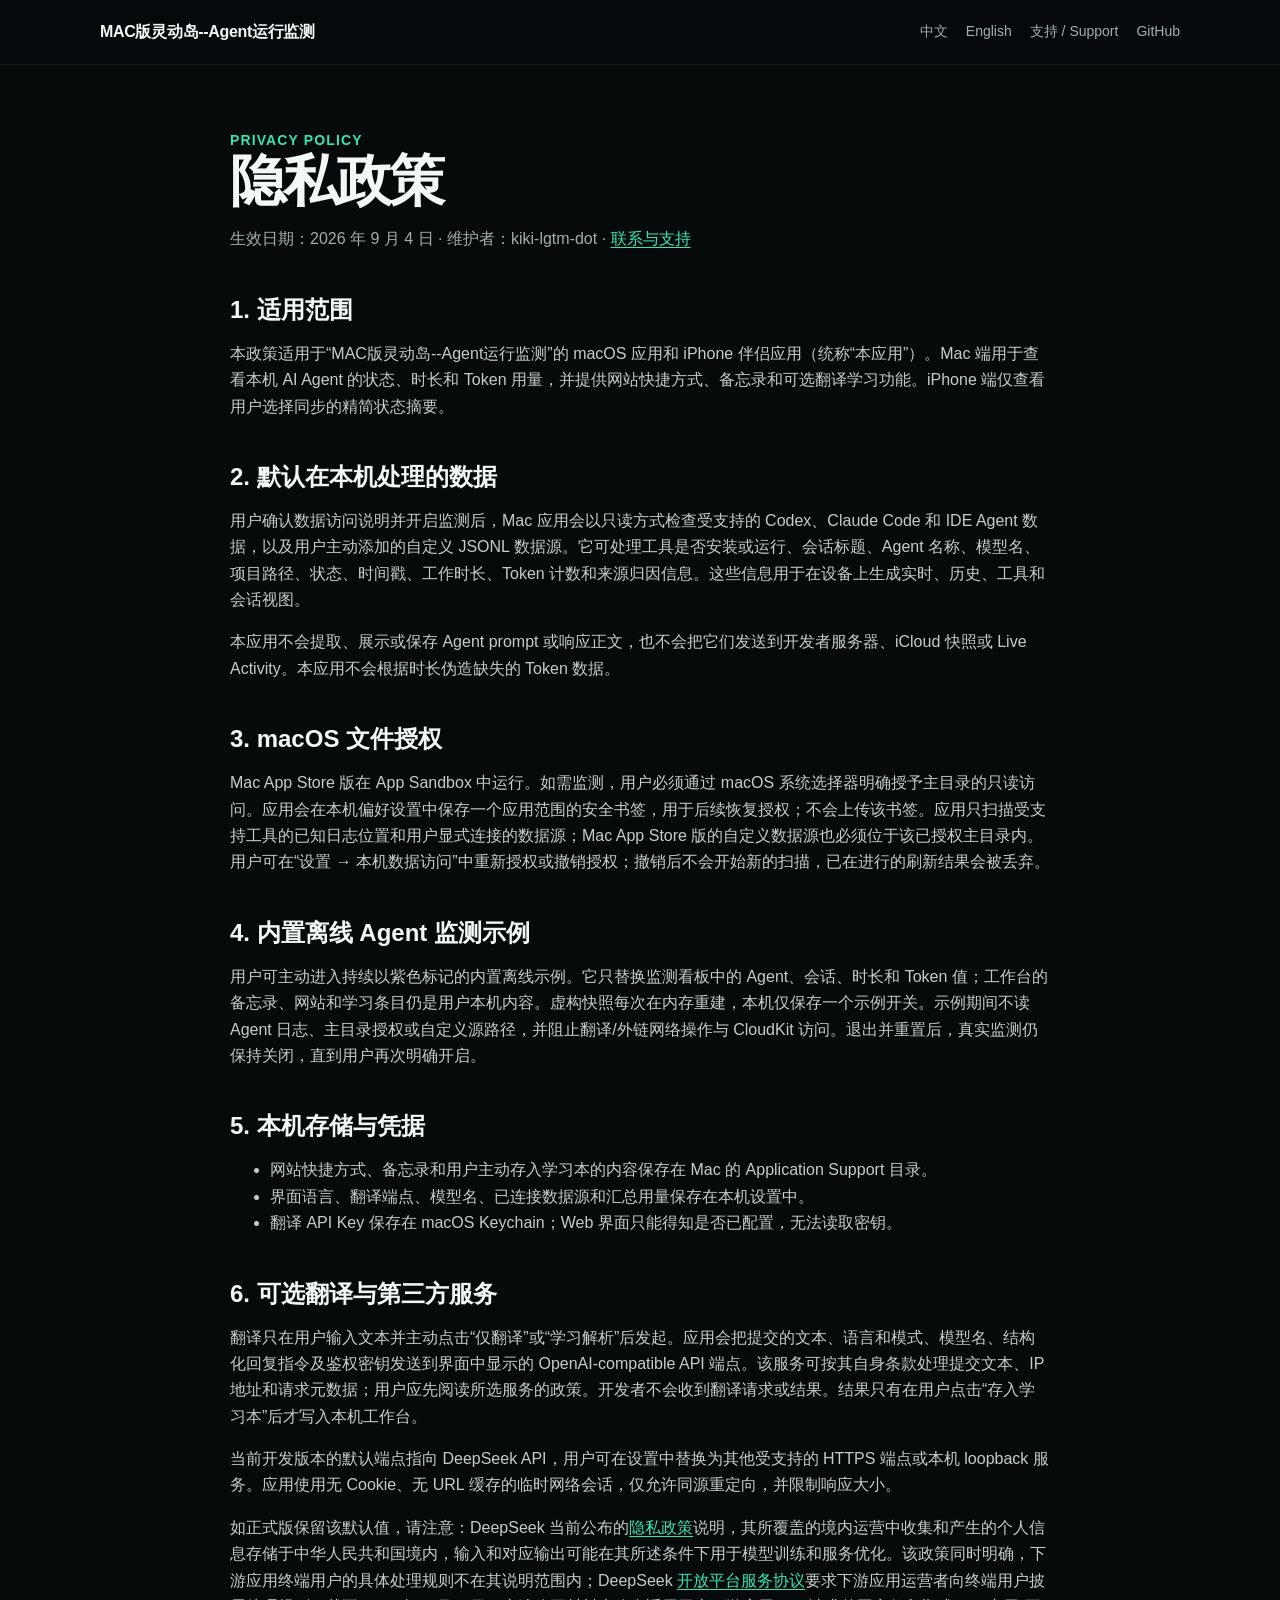
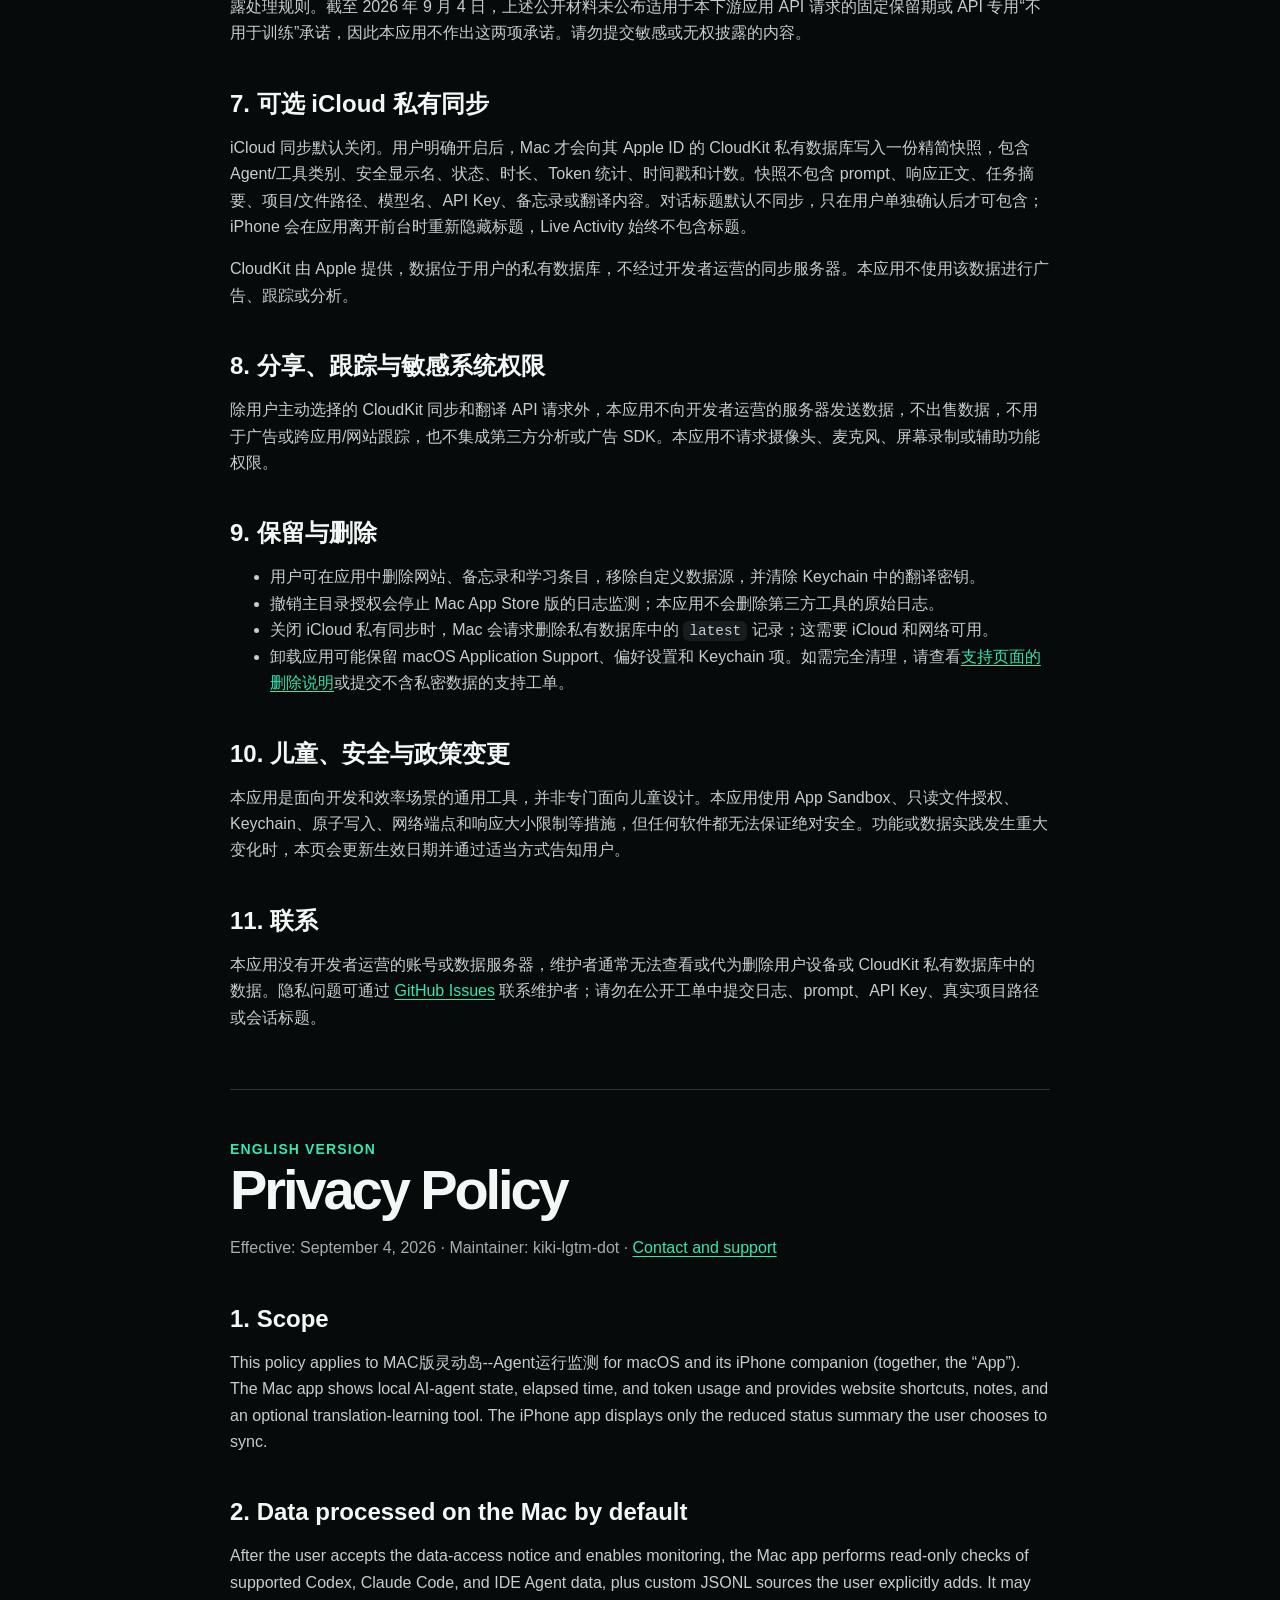
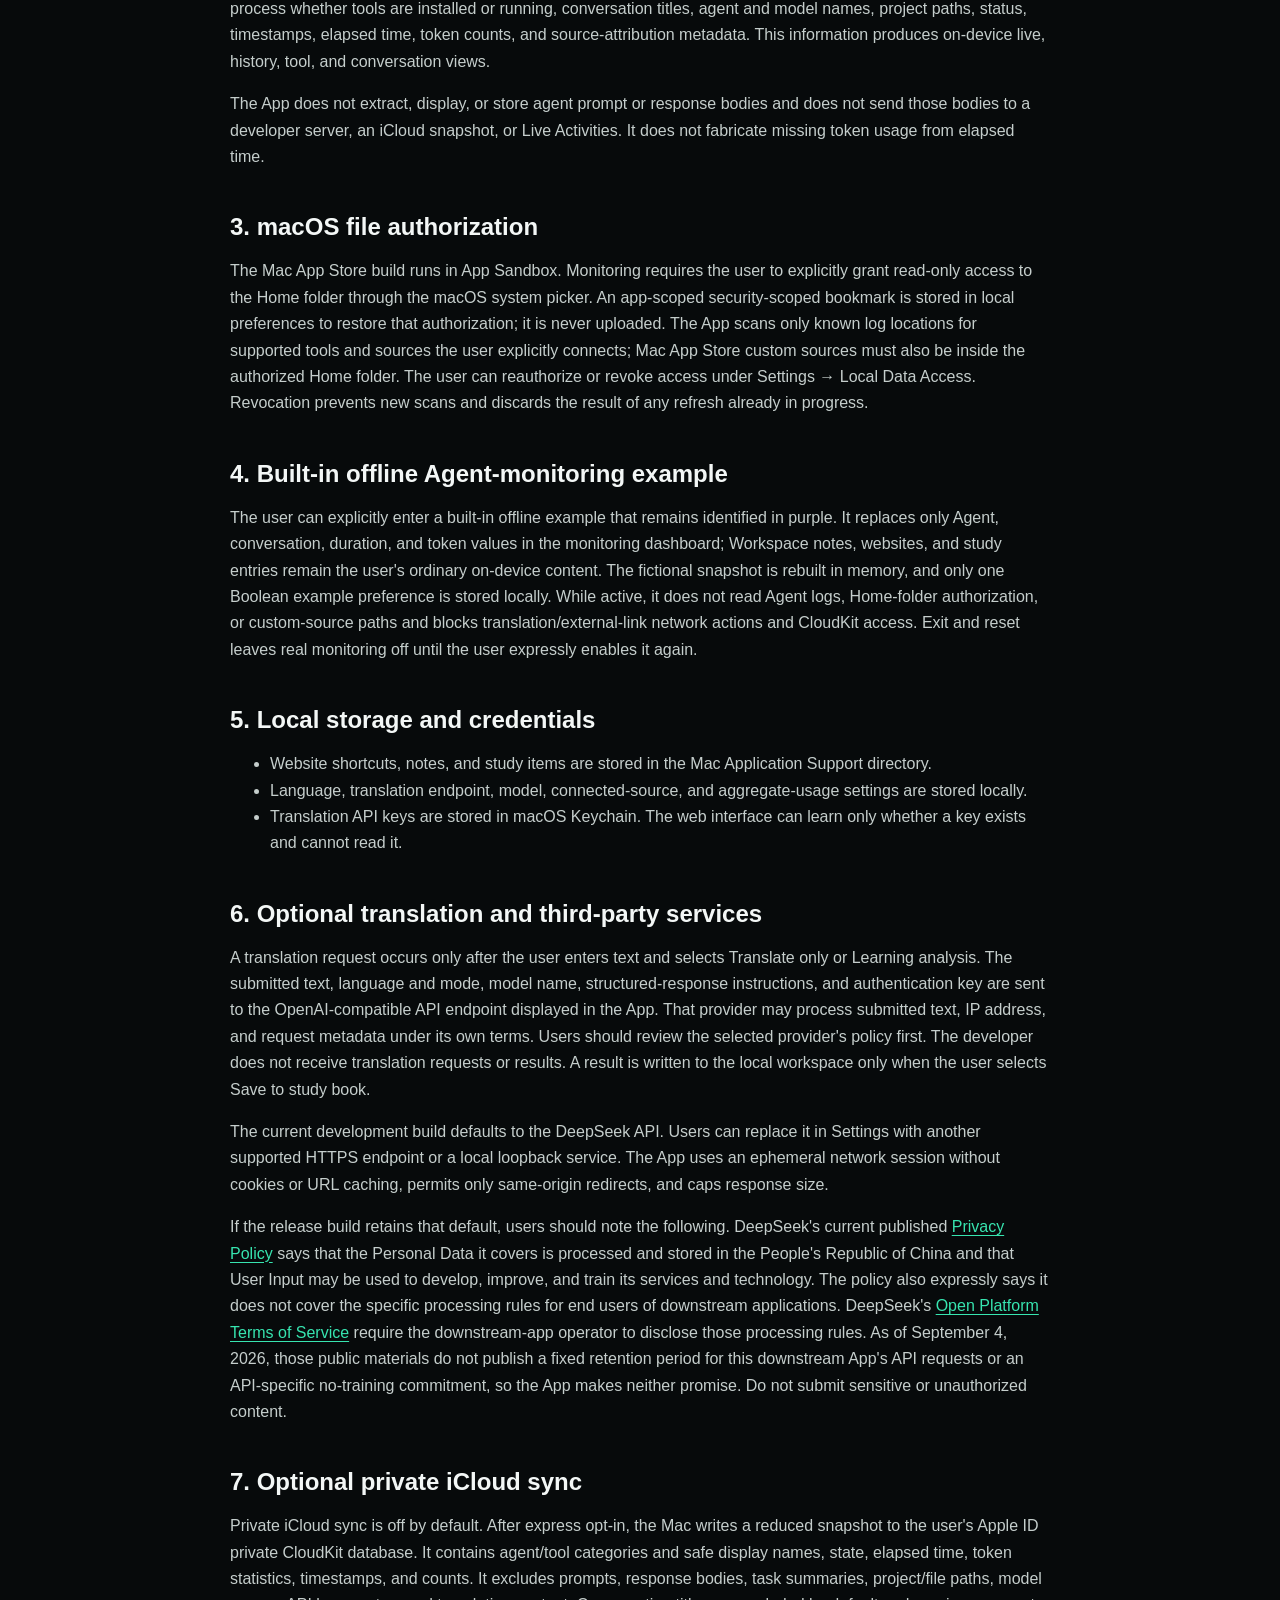
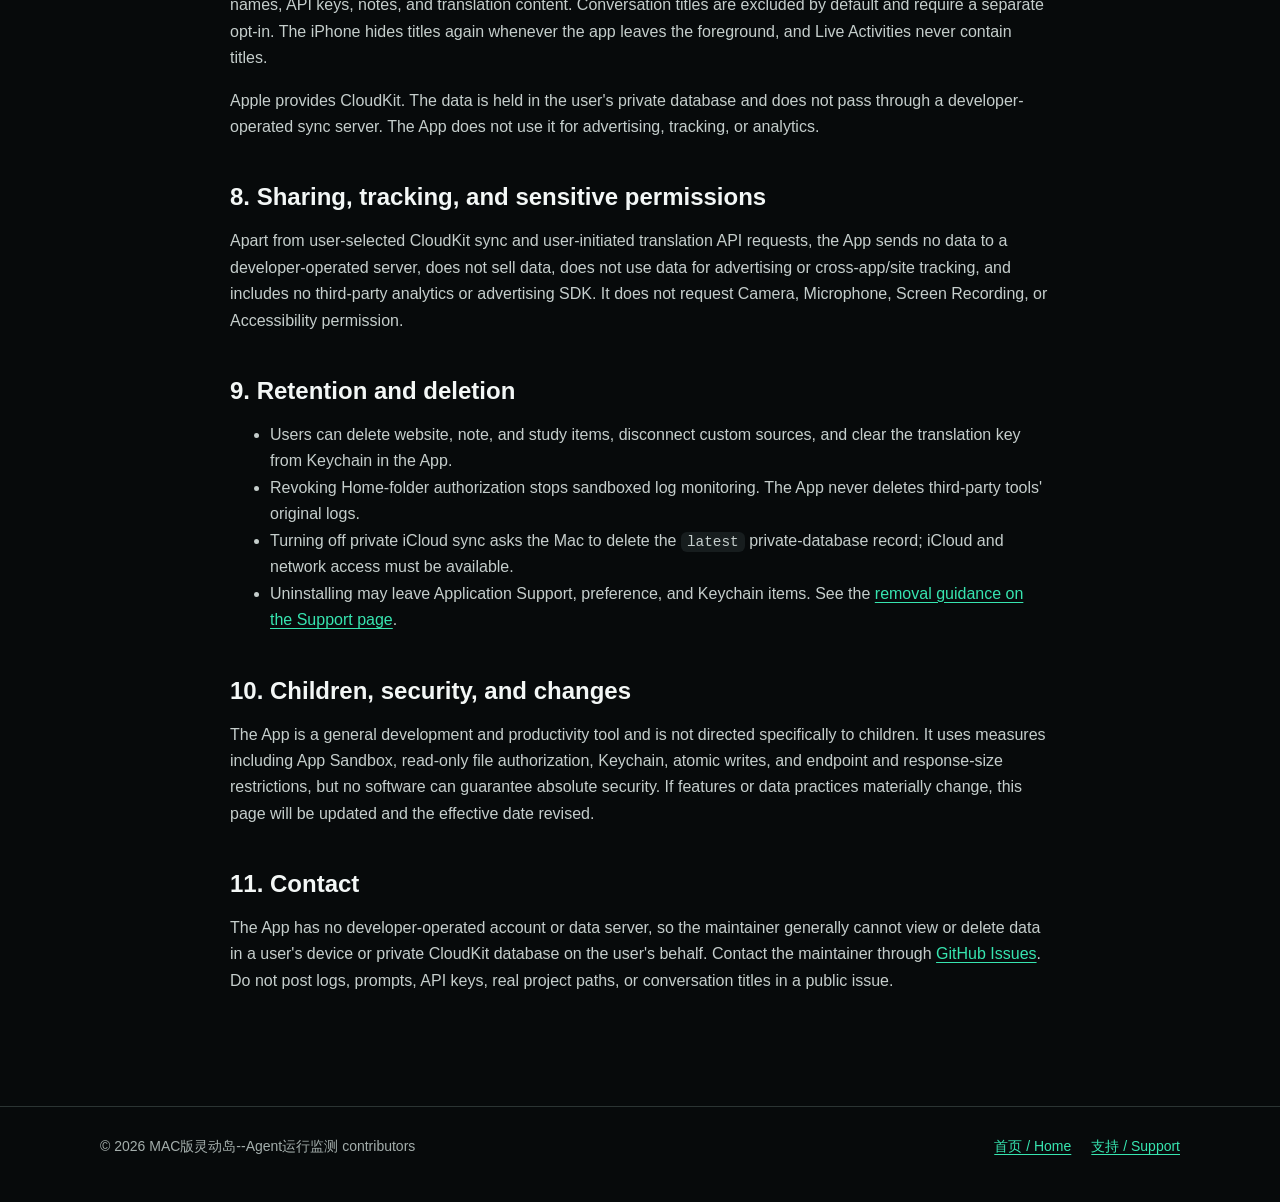
<file: docs/site/privacy/index.html>
<!doctype html>
<html lang="zh-CN">
<head>
  <meta charset="utf-8">
  <meta name="viewport" content="width=device-width,initial-scale=1">
  <meta name="description" content="MAC版灵动岛--Agent运行监测隐私政策 / Privacy Policy">
  <link rel="canonical" href="https://kiki-lgtm-dot.github.io/mac-agent-monitor-app/privacy/">
  <link rel="stylesheet" href="../styles.css?v=20260903-cn-demo">
  <title>隐私政策 / Privacy Policy · MAC版灵动岛--Agent运行监测</title>
</head>
<body>
  <header class="site-header"><nav class="shell nav" aria-label="主导航"><a class="brand" href="../">MAC版灵动岛--Agent运行监测</a><a href="#zh">中文</a><a href="#en">English</a><a href="../support/">支持 / Support</a><a href="https://github.com/kiki-lgtm-dot/mac-agent-monitor-app">GitHub</a></nav></header>
  <main class="shell document">
    <section id="zh">
      <div class="eyebrow">Privacy Policy</div>
      <h1>隐私政策</h1>
      <p class="meta">生效日期：2026 年 9 月 4 日 · 维护者：kiki-lgtm-dot · <a href="https://github.com/kiki-lgtm-dot/mac-agent-monitor-app/issues">联系与支持</a></p>

      <h2>1. 适用范围</h2>
      <p>本政策适用于“MAC版灵动岛--Agent运行监测”的 macOS 应用和 iPhone 伴侣应用（统称“本应用”）。Mac 端用于查看本机 AI Agent 的状态、时长和 Token 用量，并提供网站快捷方式、备忘录和可选翻译学习功能。iPhone 端仅查看用户选择同步的精简状态摘要。</p>

      <h2>2. 默认在本机处理的数据</h2>
      <p>用户确认数据访问说明并开启监测后，Mac 应用会以只读方式检查受支持的 Codex、Claude Code 和 IDE Agent 数据，以及用户主动添加的自定义 JSONL 数据源。它可处理工具是否安装或运行、会话标题、Agent 名称、模型名、项目路径、状态、时间戳、工作时长、Token 计数和来源归因信息。这些信息用于在设备上生成实时、历史、工具和会话视图。</p>
      <p>本应用不会提取、展示或保存 Agent prompt 或响应正文，也不会把它们发送到开发者服务器、iCloud 快照或 Live Activity。本应用不会根据时长伪造缺失的 Token 数据。</p>

      <h2>3. macOS 文件授权</h2>
      <p>Mac App Store 版在 App Sandbox 中运行。如需监测，用户必须通过 macOS 系统选择器明确授予主目录的只读访问。应用会在本机偏好设置中保存一个应用范围的安全书签，用于后续恢复授权；不会上传该书签。应用只扫描受支持工具的已知日志位置和用户显式连接的数据源；Mac App Store 版的自定义数据源也必须位于该已授权主目录内。用户可在“设置 → 本机数据访问”中重新授权或撤销授权；撤销后不会开始新的扫描，已在进行的刷新结果会被丢弃。</p>

      <h2>4. 内置离线 Agent 监测示例</h2>
      <p>用户可主动进入持续以紫色标记的内置离线示例。它只替换监测看板中的 Agent、会话、时长和 Token 值；工作台的备忘录、网站和学习条目仍是用户本机内容。虚构快照每次在内存重建，本机仅保存一个示例开关。示例期间不读 Agent 日志、主目录授权或自定义源路径，并阻止翻译/外链网络操作与 CloudKit 访问。退出并重置后，真实监测仍保持关闭，直到用户再次明确开启。</p>

      <h2>5. 本机存储与凭据</h2>
      <ul>
        <li>网站快捷方式、备忘录和用户主动存入学习本的内容保存在 Mac 的 Application Support 目录。</li>
        <li>界面语言、翻译端点、模型名、已连接数据源和汇总用量保存在本机设置中。</li>
        <li>翻译 API Key 保存在 macOS Keychain；Web 界面只能得知是否已配置，无法读取密钥。</li>
      </ul>

      <h2>6. 可选翻译与第三方服务</h2>
      <p>翻译只在用户输入文本并主动点击“仅翻译”或“学习解析”后发起。应用会把提交的文本、语言和模式、模型名、结构化回复指令及鉴权密钥发送到界面中显示的 OpenAI-compatible API 端点。该服务可按其自身条款处理提交文本、IP 地址和请求元数据；用户应先阅读所选服务的政策。开发者不会收到翻译请求或结果。结果只有在用户点击“存入学习本”后才写入本机工作台。</p>
      <p>当前开发版本的默认端点指向 DeepSeek API，用户可在设置中替换为其他受支持的 HTTPS 端点或本机 loopback 服务。应用使用无 Cookie、无 URL 缓存的临时网络会话，仅允许同源重定向，并限制响应大小。</p>
      <p>如正式版保留该默认值，请注意：DeepSeek 当前公布的<a href="https://cdn.deepseek.com/policies/zh-CN/deepseek-privacy-policy.html">隐私政策</a>说明，其所覆盖的境内运营中收集和产生的个人信息存储于中华人民共和国境内，输入和对应输出可能在其所述条件下用于模型训练和服务优化。该政策同时明确，下游应用终端用户的具体处理规则不在其说明范围内；DeepSeek <a href="https://cdn.deepseek.com/policies/zh-CN/deepseek-open-platform-terms-of-service.html">开放平台服务协议</a>要求下游应用运营者向终端用户披露处理规则。截至 2026 年 9 月 4 日，上述公开材料未公布适用于本下游应用 API 请求的固定保留期或 API 专用“不用于训练”承诺，因此本应用不作出这两项承诺。请勿提交敏感或无权披露的内容。</p>

      <h2>7. 可选 iCloud 私有同步</h2>
      <p>iCloud 同步默认关闭。用户明确开启后，Mac 才会向其 Apple ID 的 CloudKit 私有数据库写入一份精简快照，包含 Agent/工具类别、安全显示名、状态、时长、Token 统计、时间戳和计数。快照不包含 prompt、响应正文、任务摘要、项目/文件路径、模型名、API Key、备忘录或翻译内容。对话标题默认不同步，只在用户单独确认后才可包含；iPhone 会在应用离开前台时重新隐藏标题，Live Activity 始终不包含标题。</p>
      <p>CloudKit 由 Apple 提供，数据位于用户的私有数据库，不经过开发者运营的同步服务器。本应用不使用该数据进行广告、跟踪或分析。</p>

      <h2>8. 分享、跟踪与敏感系统权限</h2>
      <p>除用户主动选择的 CloudKit 同步和翻译 API 请求外，本应用不向开发者运营的服务器发送数据，不出售数据，不用于广告或跨应用/网站跟踪，也不集成第三方分析或广告 SDK。本应用不请求摄像头、麦克风、屏幕录制或辅助功能权限。</p>

      <h2>9. 保留与删除</h2>
      <ul>
        <li>用户可在应用中删除网站、备忘录和学习条目，移除自定义数据源，并清除 Keychain 中的翻译密钥。</li>
        <li>撤销主目录授权会停止 Mac App Store 版的日志监测；本应用不会删除第三方工具的原始日志。</li>
        <li>关闭 iCloud 私有同步时，Mac 会请求删除私有数据库中的 <code>latest</code> 记录；这需要 iCloud 和网络可用。</li>
        <li>卸载应用可能保留 macOS Application Support、偏好设置和 Keychain 项。如需完全清理，请查看<a href="../support/#delete-data">支持页面的删除说明</a>或提交不含私密数据的支持工单。</li>
      </ul>

      <h2>10. 儿童、安全与政策变更</h2>
      <p>本应用是面向开发和效率场景的通用工具，并非专门面向儿童设计。本应用使用 App Sandbox、只读文件授权、Keychain、原子写入、网络端点和响应大小限制等措施，但任何软件都无法保证绝对安全。功能或数据实践发生重大变化时，本页会更新生效日期并通过适当方式告知用户。</p>

      <h2>11. 联系</h2>
      <p>本应用没有开发者运营的账号或数据服务器，维护者通常无法查看或代为删除用户设备或 CloudKit 私有数据库中的数据。隐私问题可通过 <a href="https://github.com/kiki-lgtm-dot/mac-agent-monitor-app/issues">GitHub Issues</a> 联系维护者；请勿在公开工单中提交日志、prompt、API Key、真实项目路径或会话标题。</p>
    </section>

    <section class="language-block" id="en" lang="en">
      <div class="eyebrow">English version</div>
      <h1>Privacy Policy</h1>
      <p class="meta">Effective: September 4, 2026 · Maintainer: kiki-lgtm-dot · <a href="https://github.com/kiki-lgtm-dot/mac-agent-monitor-app/issues">Contact and support</a></p>

      <h2>1. Scope</h2>
      <p>This policy applies to MAC版灵动岛--Agent运行监测 for macOS and its iPhone companion (together, the “App”). The Mac app shows local AI-agent state, elapsed time, and token usage and provides website shortcuts, notes, and an optional translation-learning tool. The iPhone app displays only the reduced status summary the user chooses to sync.</p>

      <h2>2. Data processed on the Mac by default</h2>
      <p>After the user accepts the data-access notice and enables monitoring, the Mac app performs read-only checks of supported Codex, Claude Code, and IDE Agent data, plus custom JSONL sources the user explicitly adds. It may process whether tools are installed or running, conversation titles, agent and model names, project paths, status, timestamps, elapsed time, token counts, and source-attribution metadata. This information produces on-device live, history, tool, and conversation views.</p>
      <p>The App does not extract, display, or store agent prompt or response bodies and does not send those bodies to a developer server, an iCloud snapshot, or Live Activities. It does not fabricate missing token usage from elapsed time.</p>

      <h2>3. macOS file authorization</h2>
      <p>The Mac App Store build runs in App Sandbox. Monitoring requires the user to explicitly grant read-only access to the Home folder through the macOS system picker. An app-scoped security-scoped bookmark is stored in local preferences to restore that authorization; it is never uploaded. The App scans only known log locations for supported tools and sources the user explicitly connects; Mac App Store custom sources must also be inside the authorized Home folder. The user can reauthorize or revoke access under Settings → Local Data Access. Revocation prevents new scans and discards the result of any refresh already in progress.</p>

      <h2>4. Built-in offline Agent-monitoring example</h2>
      <p>The user can explicitly enter a built-in offline example that remains identified in purple. It replaces only Agent, conversation, duration, and token values in the monitoring dashboard; Workspace notes, websites, and study entries remain the user's ordinary on-device content. The fictional snapshot is rebuilt in memory, and only one Boolean example preference is stored locally. While active, it does not read Agent logs, Home-folder authorization, or custom-source paths and blocks translation/external-link network actions and CloudKit access. Exit and reset leaves real monitoring off until the user expressly enables it again.</p>

      <h2>5. Local storage and credentials</h2>
      <ul><li>Website shortcuts, notes, and study items are stored in the Mac Application Support directory.</li><li>Language, translation endpoint, model, connected-source, and aggregate-usage settings are stored locally.</li><li>Translation API keys are stored in macOS Keychain. The web interface can learn only whether a key exists and cannot read it.</li></ul>

      <h2>6. Optional translation and third-party services</h2>
      <p>A translation request occurs only after the user enters text and selects Translate only or Learning analysis. The submitted text, language and mode, model name, structured-response instructions, and authentication key are sent to the OpenAI-compatible API endpoint displayed in the App. That provider may process submitted text, IP address, and request metadata under its own terms. Users should review the selected provider's policy first. The developer does not receive translation requests or results. A result is written to the local workspace only when the user selects Save to study book.</p>
      <p>The current development build defaults to the DeepSeek API. Users can replace it in Settings with another supported HTTPS endpoint or a local loopback service. The App uses an ephemeral network session without cookies or URL caching, permits only same-origin redirects, and caps response size.</p>
      <p>If the release build retains that default, users should note the following. DeepSeek's current published <a href="https://cdn.deepseek.com/policies/en-US/deepseek-privacy-policy.html">Privacy Policy</a> says that the Personal Data it covers is processed and stored in the People's Republic of China and that User Input may be used to develop, improve, and train its services and technology. The policy also expressly says it does not cover the specific processing rules for end users of downstream applications. DeepSeek's <a href="https://cdn.deepseek.com/policies/en-US/deepseek-open-platform-terms-of-service.html">Open Platform Terms of Service</a> require the downstream-app operator to disclose those processing rules. As of September 4, 2026, those public materials do not publish a fixed retention period for this downstream App's API requests or an API-specific no-training commitment, so the App makes neither promise. Do not submit sensitive or unauthorized content.</p>

      <h2>7. Optional private iCloud sync</h2>
      <p>Private iCloud sync is off by default. After express opt-in, the Mac writes a reduced snapshot to the user's Apple ID private CloudKit database. It contains agent/tool categories and safe display names, state, elapsed time, token statistics, timestamps, and counts. It excludes prompts, response bodies, task summaries, project/file paths, model names, API keys, notes, and translation content. Conversation titles are excluded by default and require a separate opt-in. The iPhone hides titles again whenever the app leaves the foreground, and Live Activities never contain titles.</p>
      <p>Apple provides CloudKit. The data is held in the user's private database and does not pass through a developer-operated sync server. The App does not use it for advertising, tracking, or analytics.</p>

      <h2>8. Sharing, tracking, and sensitive permissions</h2>
      <p>Apart from user-selected CloudKit sync and user-initiated translation API requests, the App sends no data to a developer-operated server, does not sell data, does not use data for advertising or cross-app/site tracking, and includes no third-party analytics or advertising SDK. It does not request Camera, Microphone, Screen Recording, or Accessibility permission.</p>

      <h2>9. Retention and deletion</h2>
      <ul><li>Users can delete website, note, and study items, disconnect custom sources, and clear the translation key from Keychain in the App.</li><li>Revoking Home-folder authorization stops sandboxed log monitoring. The App never deletes third-party tools' original logs.</li><li>Turning off private iCloud sync asks the Mac to delete the <code>latest</code> private-database record; iCloud and network access must be available.</li><li>Uninstalling may leave Application Support, preference, and Keychain items. See the <a href="../support/#delete-data-en">removal guidance on the Support page</a>.</li></ul>

      <h2>10. Children, security, and changes</h2>
      <p>The App is a general development and productivity tool and is not directed specifically to children. It uses measures including App Sandbox, read-only file authorization, Keychain, atomic writes, and endpoint and response-size restrictions, but no software can guarantee absolute security. If features or data practices materially change, this page will be updated and the effective date revised.</p>

      <h2>11. Contact</h2>
      <p>The App has no developer-operated account or data server, so the maintainer generally cannot view or delete data in a user's device or private CloudKit database on the user's behalf. Contact the maintainer through <a href="https://github.com/kiki-lgtm-dot/mac-agent-monitor-app/issues">GitHub Issues</a>. Do not post logs, prompts, API keys, real project paths, or conversation titles in a public issue.</p>
    </section>
  </main>
  <footer class="footer"><div class="shell"><span>© 2026 MAC版灵动岛--Agent运行监测 contributors</span><a href="../">首页 / Home</a><a href="../support/">支持 / Support</a></div></footer>
</body>
</html>
</file>
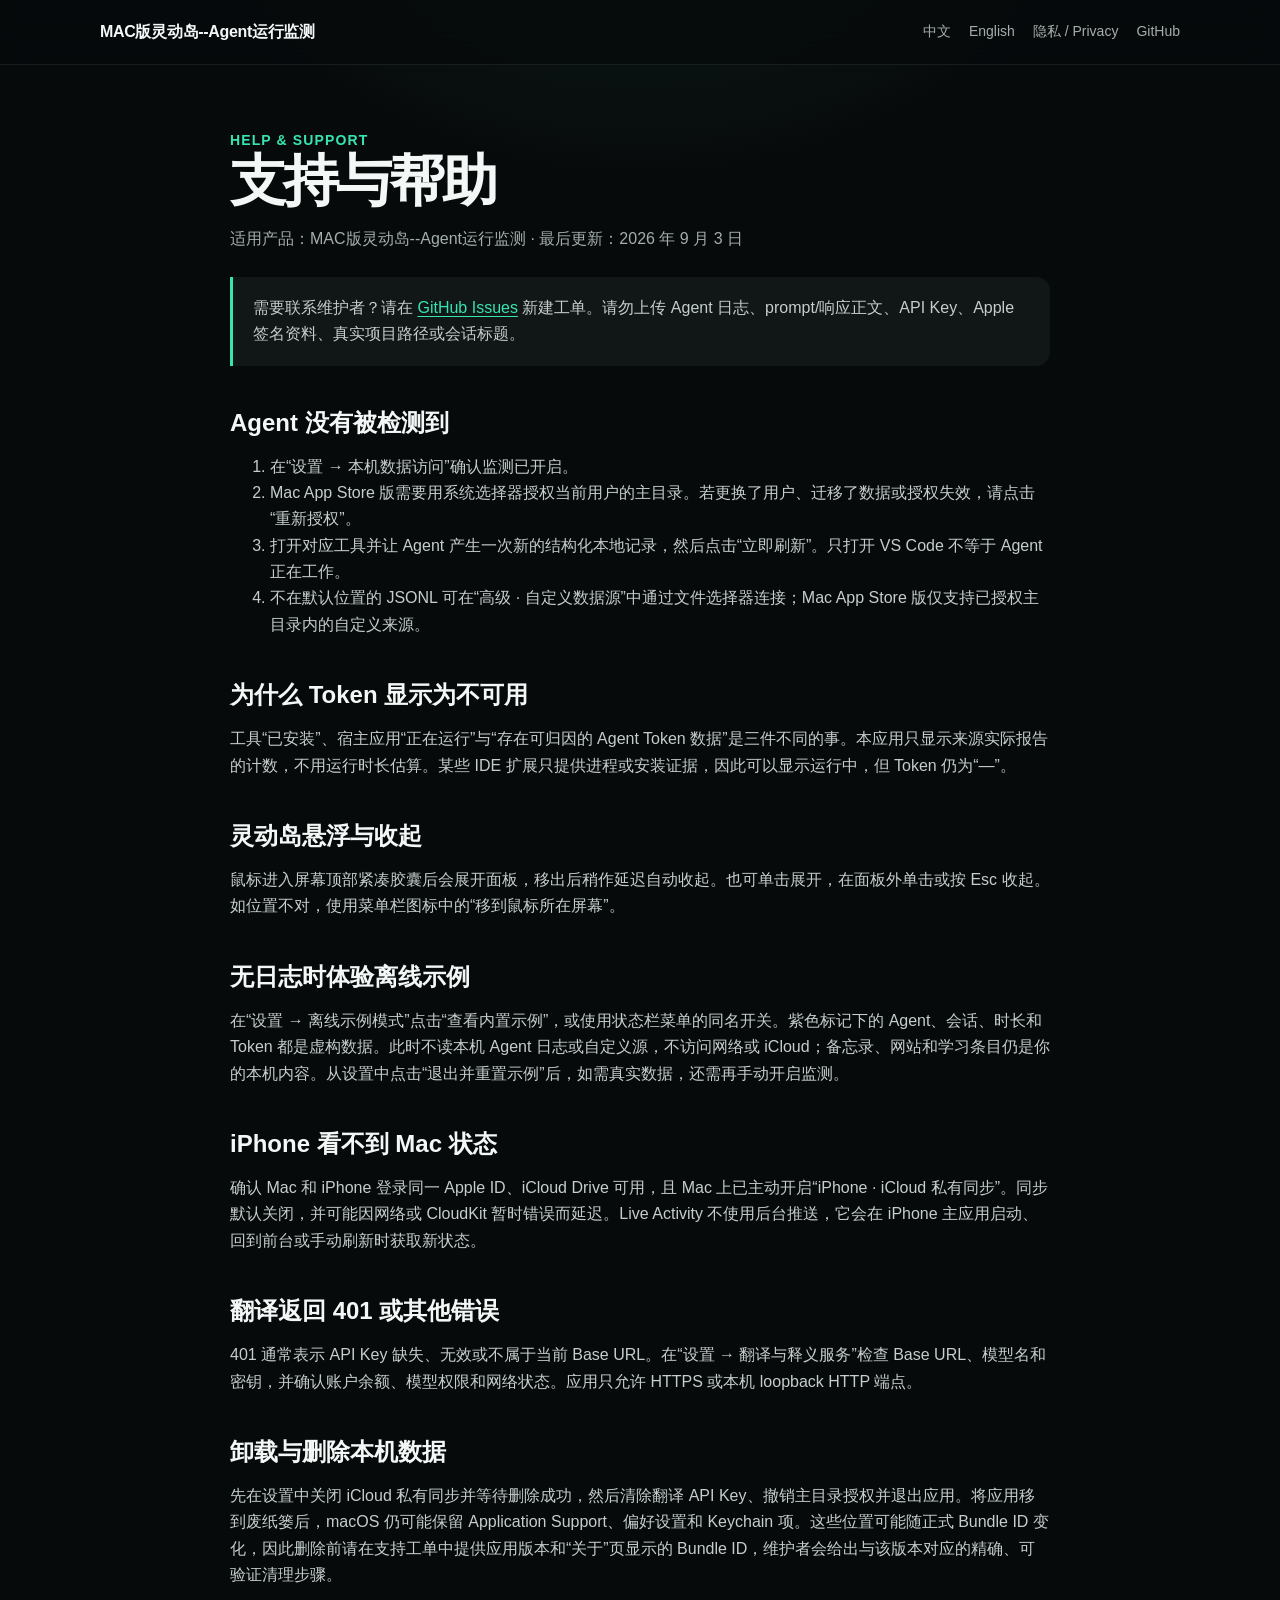
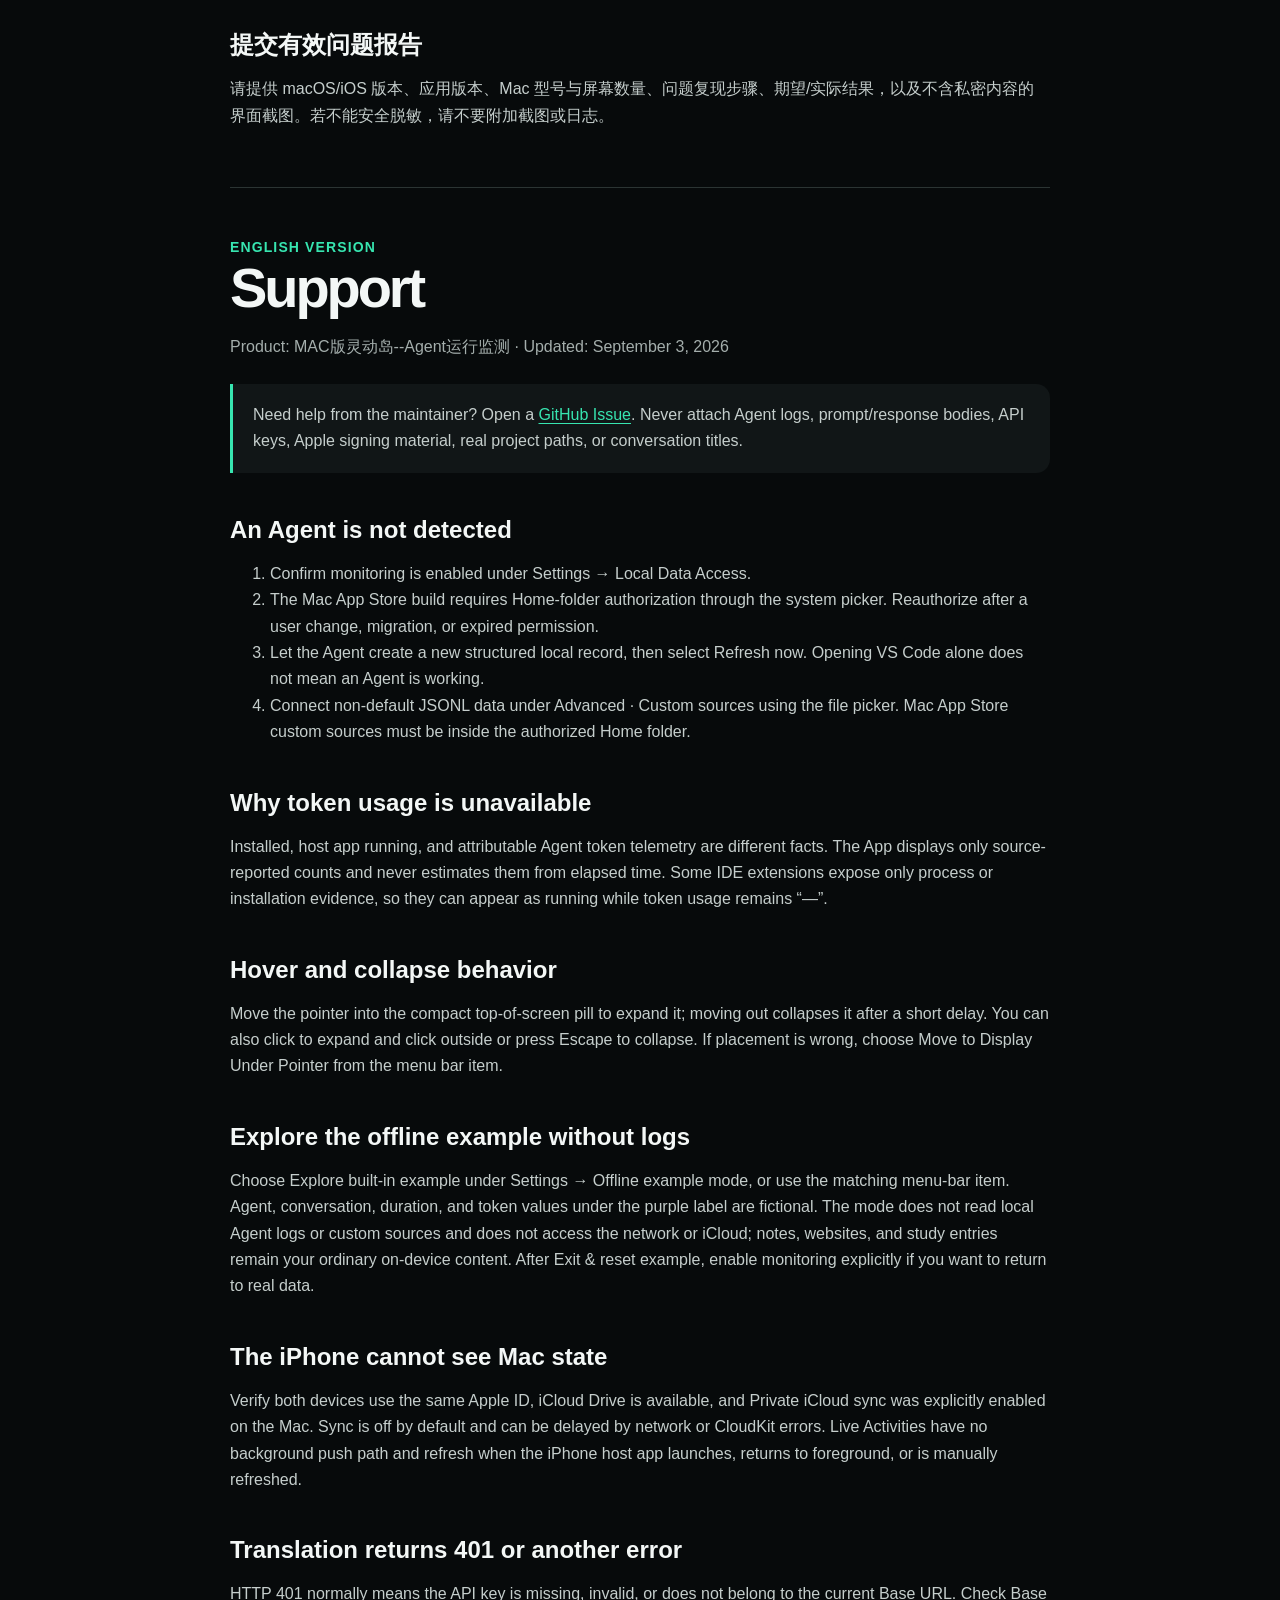
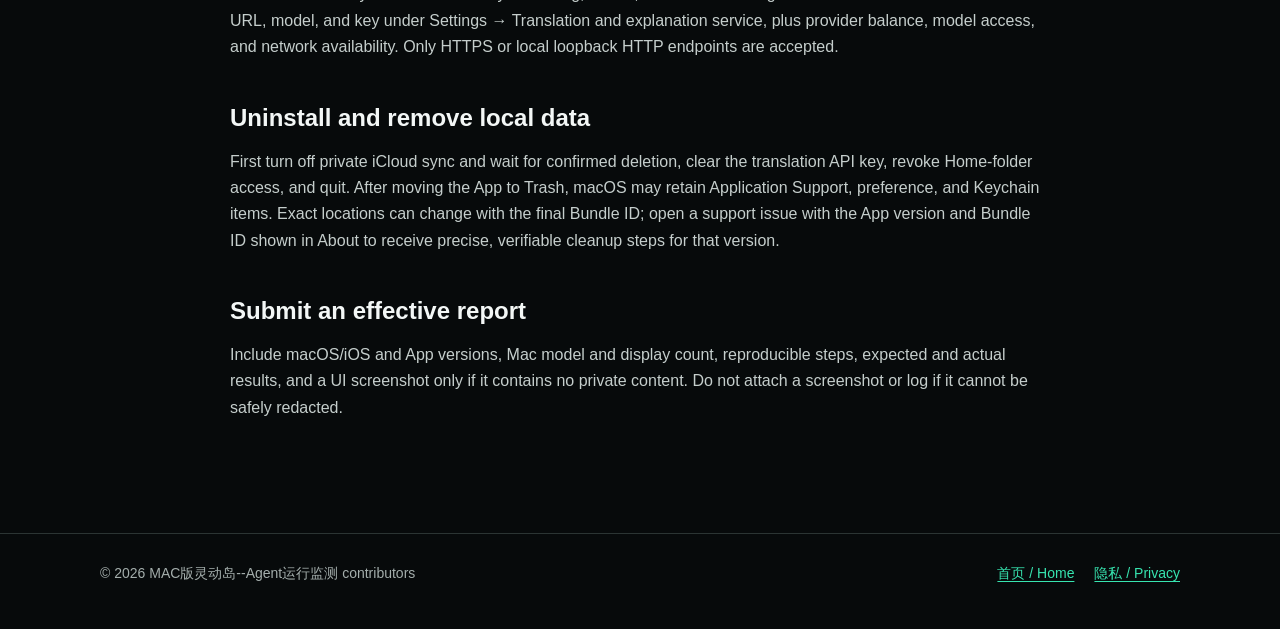
<file: docs/site/support/index.html>
<!doctype html>
<html lang="zh-CN">
<head>
  <meta charset="utf-8">
  <meta name="viewport" content="width=device-width,initial-scale=1">
  <meta name="description" content="MAC版灵动岛--Agent运行监测安装、使用、故障排查与联系支持。">
  <link rel="canonical" href="https://kiki-lgtm-dot.github.io/mac-agent-monitor-app/support/">
  <link rel="stylesheet" href="../styles.css?v=20260903-cn-demo">
  <title>支持 / Support · MAC版灵动岛--Agent运行监测</title>
</head>
<body>
  <header class="site-header"><nav class="shell nav" aria-label="主导航"><a class="brand" href="../">MAC版灵动岛--Agent运行监测</a><a href="#zh">中文</a><a href="#en">English</a><a href="../privacy/">隐私 / Privacy</a><a href="https://github.com/kiki-lgtm-dot/mac-agent-monitor-app">GitHub</a></nav></header>
  <main class="shell document">
    <section id="zh">
      <div class="eyebrow">Help &amp; Support</div>
      <h1>支持与帮助</h1>
      <p class="meta">适用产品：MAC版灵动岛--Agent运行监测 · 最后更新：2026 年 9 月 3 日</p>
      <div class="notice"><p>需要联系维护者？请在 <a href="https://github.com/kiki-lgtm-dot/mac-agent-monitor-app/issues">GitHub Issues</a> 新建工单。请勿上传 Agent 日志、prompt/响应正文、API Key、Apple 签名资料、真实项目路径或会话标题。</p></div>

      <h2>Agent 没有被检测到</h2>
      <ol>
        <li>在“设置 → 本机数据访问”确认监测已开启。</li>
        <li>Mac App Store 版需要用系统选择器授权当前用户的主目录。若更换了用户、迁移了数据或授权失效，请点击“重新授权”。</li>
        <li>打开对应工具并让 Agent 产生一次新的结构化本地记录，然后点击“立即刷新”。只打开 VS Code 不等于 Agent 正在工作。</li>
        <li>不在默认位置的 JSONL 可在“高级 · 自定义数据源”中通过文件选择器连接；Mac App Store 版仅支持已授权主目录内的自定义来源。</li>
      </ol>

      <h2>为什么 Token 显示为不可用</h2>
      <p>工具“已安装”、宿主应用“正在运行”与“存在可归因的 Agent Token 数据”是三件不同的事。本应用只显示来源实际报告的计数，不用运行时长估算。某些 IDE 扩展只提供进程或安装证据，因此可以显示运行中，但 Token 仍为“—”。</p>

      <h2>灵动岛悬浮与收起</h2>
      <p>鼠标进入屏幕顶部紧凑胶囊后会展开面板，移出后稍作延迟自动收起。也可单击展开，在面板外单击或按 Esc 收起。如位置不对，使用菜单栏图标中的“移到鼠标所在屏幕”。</p>

      <h2>无日志时体验离线示例</h2>
      <p>在“设置 → 离线示例模式”点击“查看内置示例”，或使用状态栏菜单的同名开关。紫色标记下的 Agent、会话、时长和 Token 都是虚构数据。此时不读本机 Agent 日志或自定义源，不访问网络或 iCloud；备忘录、网站和学习条目仍是你的本机内容。从设置中点击“退出并重置示例”后，如需真实数据，还需再手动开启监测。</p>

      <h2>iPhone 看不到 Mac 状态</h2>
      <p>确认 Mac 和 iPhone 登录同一 Apple ID、iCloud Drive 可用，且 Mac 上已主动开启“iPhone · iCloud 私有同步”。同步默认关闭，并可能因网络或 CloudKit 暂时错误而延迟。Live Activity 不使用后台推送，它会在 iPhone 主应用启动、回到前台或手动刷新时获取新状态。</p>

      <h2>翻译返回 401 或其他错误</h2>
      <p>401 通常表示 API Key 缺失、无效或不属于当前 Base URL。在“设置 → 翻译与释义服务”检查 Base URL、模型名和密钥，并确认账户余额、模型权限和网络状态。应用只允许 HTTPS 或本机 loopback HTTP 端点。</p>

      <h2 id="delete-data">卸载与删除本机数据</h2>
      <p>先在设置中关闭 iCloud 私有同步并等待删除成功，然后清除翻译 API Key、撤销主目录授权并退出应用。将应用移到废纸篓后，macOS 仍可能保留 Application Support、偏好设置和 Keychain 项。这些位置可能随正式 Bundle ID 变化，因此删除前请在支持工单中提供应用版本和“关于”页显示的 Bundle ID，维护者会给出与该版本对应的精确、可验证清理步骤。</p>

      <h2>提交有效问题报告</h2>
      <p>请提供 macOS/iOS 版本、应用版本、Mac 型号与屏幕数量、问题复现步骤、期望/实际结果，以及不含私密内容的界面截图。若不能安全脱敏，请不要附加截图或日志。</p>
    </section>

    <section class="language-block" id="en" lang="en">
      <div class="eyebrow">English version</div>
      <h1>Support</h1>
      <p class="meta">Product: MAC版灵动岛--Agent运行监测 · Updated: September 3, 2026</p>
      <div class="notice"><p>Need help from the maintainer? Open a <a href="https://github.com/kiki-lgtm-dot/mac-agent-monitor-app/issues">GitHub Issue</a>. Never attach Agent logs, prompt/response bodies, API keys, Apple signing material, real project paths, or conversation titles.</p></div>

      <h2>An Agent is not detected</h2>
      <ol><li>Confirm monitoring is enabled under Settings → Local Data Access.</li><li>The Mac App Store build requires Home-folder authorization through the system picker. Reauthorize after a user change, migration, or expired permission.</li><li>Let the Agent create a new structured local record, then select Refresh now. Opening VS Code alone does not mean an Agent is working.</li><li>Connect non-default JSONL data under Advanced · Custom sources using the file picker. Mac App Store custom sources must be inside the authorized Home folder.</li></ol>

      <h2>Why token usage is unavailable</h2>
      <p>Installed, host app running, and attributable Agent token telemetry are different facts. The App displays only source-reported counts and never estimates them from elapsed time. Some IDE extensions expose only process or installation evidence, so they can appear as running while token usage remains “—”.</p>

      <h2>Hover and collapse behavior</h2>
      <p>Move the pointer into the compact top-of-screen pill to expand it; moving out collapses it after a short delay. You can also click to expand and click outside or press Escape to collapse. If placement is wrong, choose Move to Display Under Pointer from the menu bar item.</p>

      <h2>Explore the offline example without logs</h2>
      <p>Choose Explore built-in example under Settings → Offline example mode, or use the matching menu-bar item. Agent, conversation, duration, and token values under the purple label are fictional. The mode does not read local Agent logs or custom sources and does not access the network or iCloud; notes, websites, and study entries remain your ordinary on-device content. After Exit &amp; reset example, enable monitoring explicitly if you want to return to real data.</p>

      <h2>The iPhone cannot see Mac state</h2>
      <p>Verify both devices use the same Apple ID, iCloud Drive is available, and Private iCloud sync was explicitly enabled on the Mac. Sync is off by default and can be delayed by network or CloudKit errors. Live Activities have no background push path and refresh when the iPhone host app launches, returns to foreground, or is manually refreshed.</p>

      <h2>Translation returns 401 or another error</h2>
      <p>HTTP 401 normally means the API key is missing, invalid, or does not belong to the current Base URL. Check Base URL, model, and key under Settings → Translation and explanation service, plus provider balance, model access, and network availability. Only HTTPS or local loopback HTTP endpoints are accepted.</p>

      <h2 id="delete-data-en">Uninstall and remove local data</h2>
      <p>First turn off private iCloud sync and wait for confirmed deletion, clear the translation API key, revoke Home-folder access, and quit. After moving the App to Trash, macOS may retain Application Support, preference, and Keychain items. Exact locations can change with the final Bundle ID; open a support issue with the App version and Bundle ID shown in About to receive precise, verifiable cleanup steps for that version.</p>

      <h2>Submit an effective report</h2>
      <p>Include macOS/iOS and App versions, Mac model and display count, reproducible steps, expected and actual results, and a UI screenshot only if it contains no private content. Do not attach a screenshot or log if it cannot be safely redacted.</p>
    </section>
  </main>
  <footer class="footer"><div class="shell"><span>© 2026 MAC版灵动岛--Agent运行监测 contributors</span><a href="../">首页 / Home</a><a href="../privacy/">隐私 / Privacy</a></div></footer>
</body>
</html>
</file>
<file: docs/site/styles.css>
:root {
  color-scheme: dark;
  --bg: #070a0b;
  --panel: #111617;
  --panel-2: #171d1e;
  --text: #f3f7f6;
  --muted: #a4aeac;
  --line: #2b3433;
  --accent: #37e5b0;
  --accent-ink: #03241b;
  --max: 1080px;
  font-family: -apple-system, BlinkMacSystemFont, "SF Pro Display", "PingFang SC", sans-serif;
}

* { box-sizing: border-box; }
html { scroll-behavior: smooth; }
section[id] { scroll-margin-top: 88px; }
body { margin: 0; background: radial-gradient(circle at 50% -10%, #143027 0, var(--bg) 35rem); color: var(--text); line-height: 1.65; }
a { color: var(--accent); text-underline-offset: 3px; }
.shell { width: min(calc(100% - 32px), var(--max)); margin: 0 auto; }
.site-header { position: sticky; top: 0; z-index: 10; border-bottom: 1px solid rgba(255,255,255,.08); background: rgba(7,10,11,.82); backdrop-filter: blur(18px); }
.nav { min-height: 64px; display: flex; align-items: center; gap: 18px; }
.brand { margin-right: auto; color: var(--text); text-decoration: none; font-weight: 750; letter-spacing: -.02em; }
.nav a:not(.brand) { color: var(--muted); text-decoration: none; font-size: 14px; }
.nav a:hover { color: var(--text); }
.hero { padding: 88px 0 54px; text-align: center; }
.eyebrow { color: var(--accent); font-size: 14px; font-weight: 700; letter-spacing: .08em; text-transform: uppercase; }
h1 { max-width: 900px; margin: 14px auto 18px; font-size: clamp(38px, 7vw, 72px); line-height: 1.04; letter-spacing: -.055em; }
.lede { max-width: 720px; margin: 0 auto; color: var(--muted); font-size: clamp(17px, 2.2vw, 21px); }
.actions { display: flex; flex-wrap: wrap; justify-content: center; gap: 12px; margin-top: 30px; }
.button { display: inline-flex; min-height: 46px; align-items: center; justify-content: center; padding: 0 19px; border: 1px solid var(--line); border-radius: 999px; background: var(--panel); color: var(--text); text-decoration: none; font-weight: 700; }
.button.primary { border-color: var(--accent); background: var(--accent); color: var(--accent-ink); }
.demo-grid { display: grid; grid-template-columns: repeat(2, minmax(0, 1fr)); gap: 18px; margin: 36px auto 76px; }
.demo-grid figure { margin: 0; }
.demo-grid figcaption { margin-top: 10px; color: var(--muted); text-align: center; font-size: 14px; }
.interaction-demo { margin: -30px auto 76px; }
.interaction-demo figure { margin: 0; }
.interaction-demo figcaption { margin-top: 10px; color: var(--muted); text-align: center; font-size: 14px; }
.shot { display: block; width: 100%; height: auto; margin: 0; border: 1px solid var(--line); border-radius: 24px; box-shadow: 0 30px 80px rgba(0,0,0,.48); }
.grid { display: grid; grid-template-columns: repeat(3, 1fr); gap: 16px; margin: 0 0 80px; }
.card { padding: 24px; border: 1px solid var(--line); border-radius: 20px; background: linear-gradient(145deg, var(--panel-2), var(--panel)); }
.card h2, .card h3 { margin: 0 0 8px; line-height: 1.25; }
.card p { margin: 0; color: var(--muted); }
.document { max-width: 820px; padding: 64px 0 96px; }
.document h1 { margin: 0 0 12px; font-size: clamp(34px, 6vw, 56px); }
.document h2 { margin: 42px 0 10px; font-size: 24px; line-height: 1.25; }
.document h3 { margin: 28px 0 8px; }
.document p, .document li { color: #c5cecc; }
.document .meta, .language-note { color: var(--muted); }
.language-block { margin-top: 58px; padding-top: 48px; border-top: 1px solid var(--line); }
.notice { margin: 24px 0; padding: 18px 20px; border-left: 3px solid var(--accent); border-radius: 0 14px 14px 0; background: var(--panel); }
.notice p { margin: 0; }
.footer { padding: 28px 0 44px; border-top: 1px solid var(--line); color: var(--muted); font-size: 14px; }
.footer .shell { display: flex; flex-wrap: wrap; gap: 12px 20px; }
.footer span { margin-right: auto; }
code { padding: 2px 6px; border-radius: 6px; background: var(--panel-2); font-family: ui-monospace, SFMono-Regular, Menlo, monospace; font-size: .9em; }

@media (max-width: 760px) {
  .nav { align-items: flex-start; flex-wrap: wrap; gap: 10px 16px; padding: 14px 0; }
  .brand { flex-basis: 100%; }
  .hero { padding-top: 58px; }
  .grid { grid-template-columns: 1fr; }
  .demo-grid { grid-template-columns: 1fr; }
  .interaction-demo { margin-top: -36px; }
  .shot { border-radius: 16px; }
  .document { padding-top: 44px; }
}
</file>
